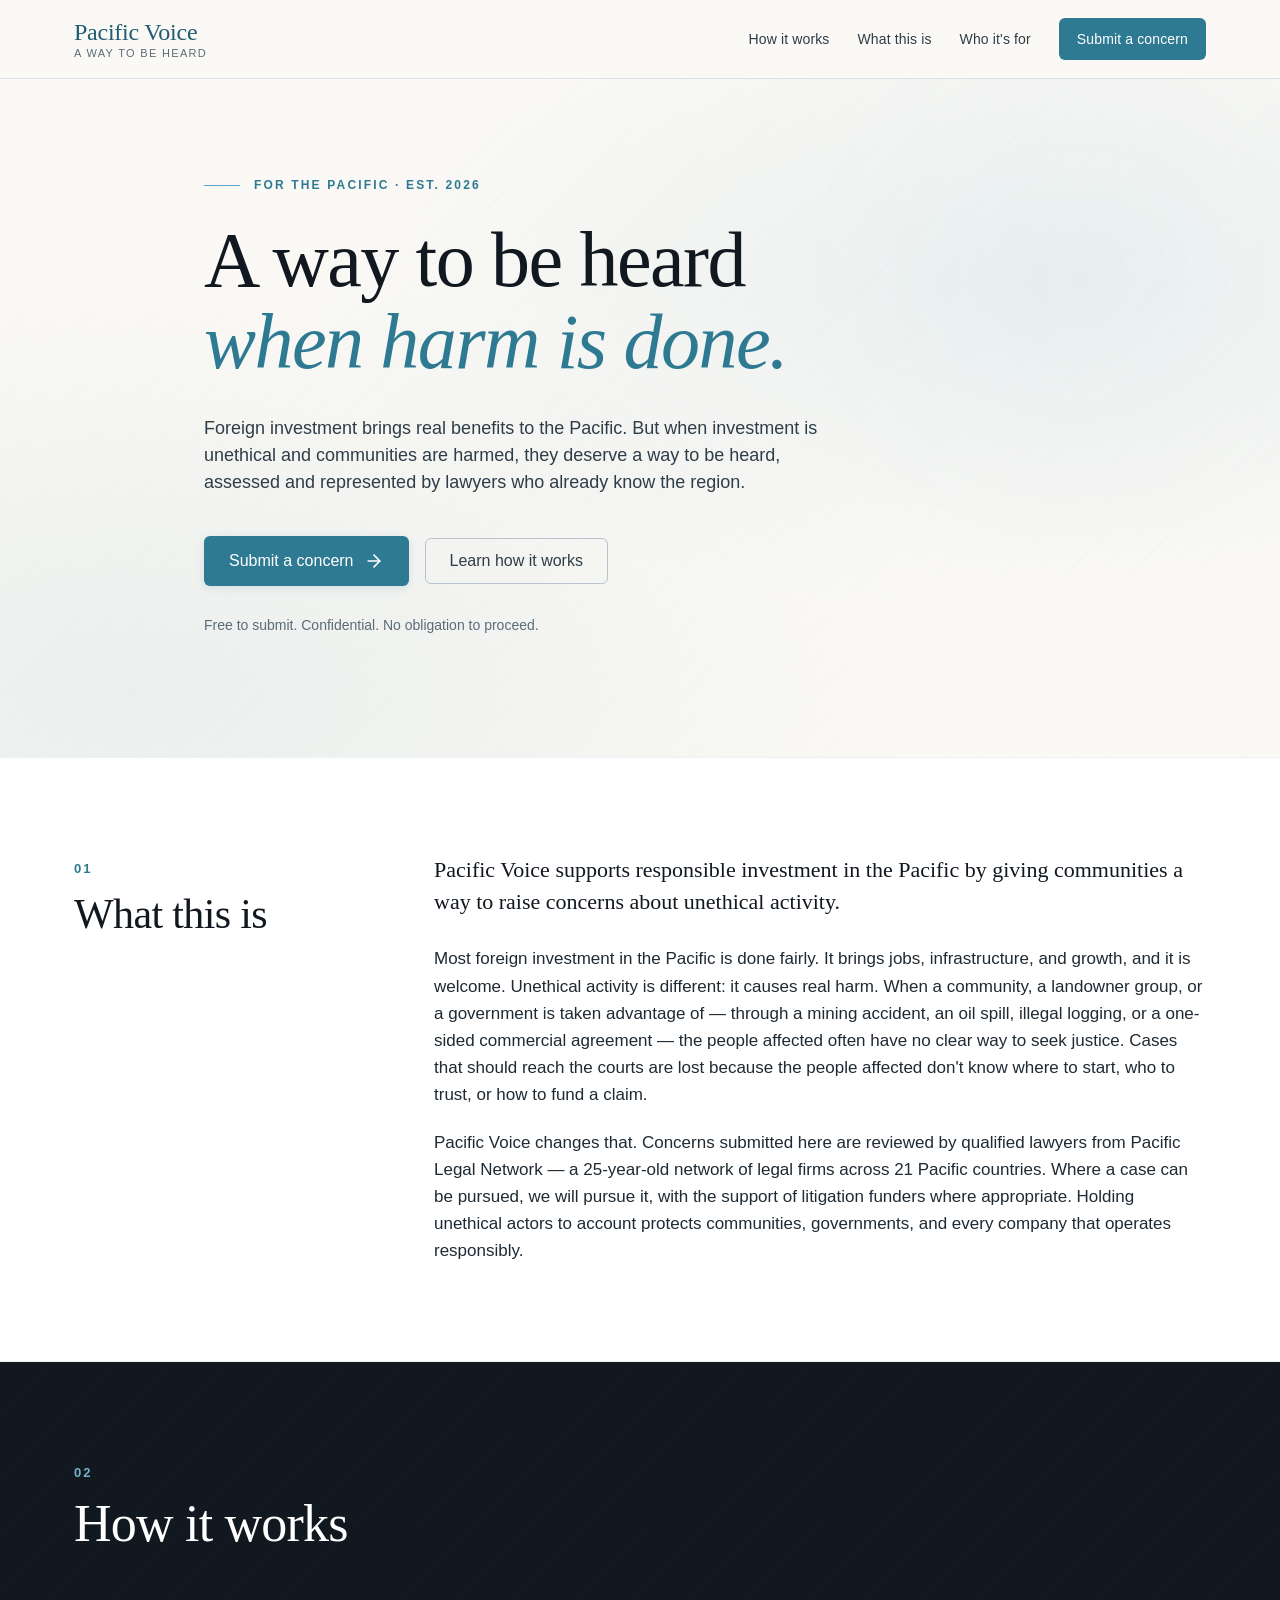
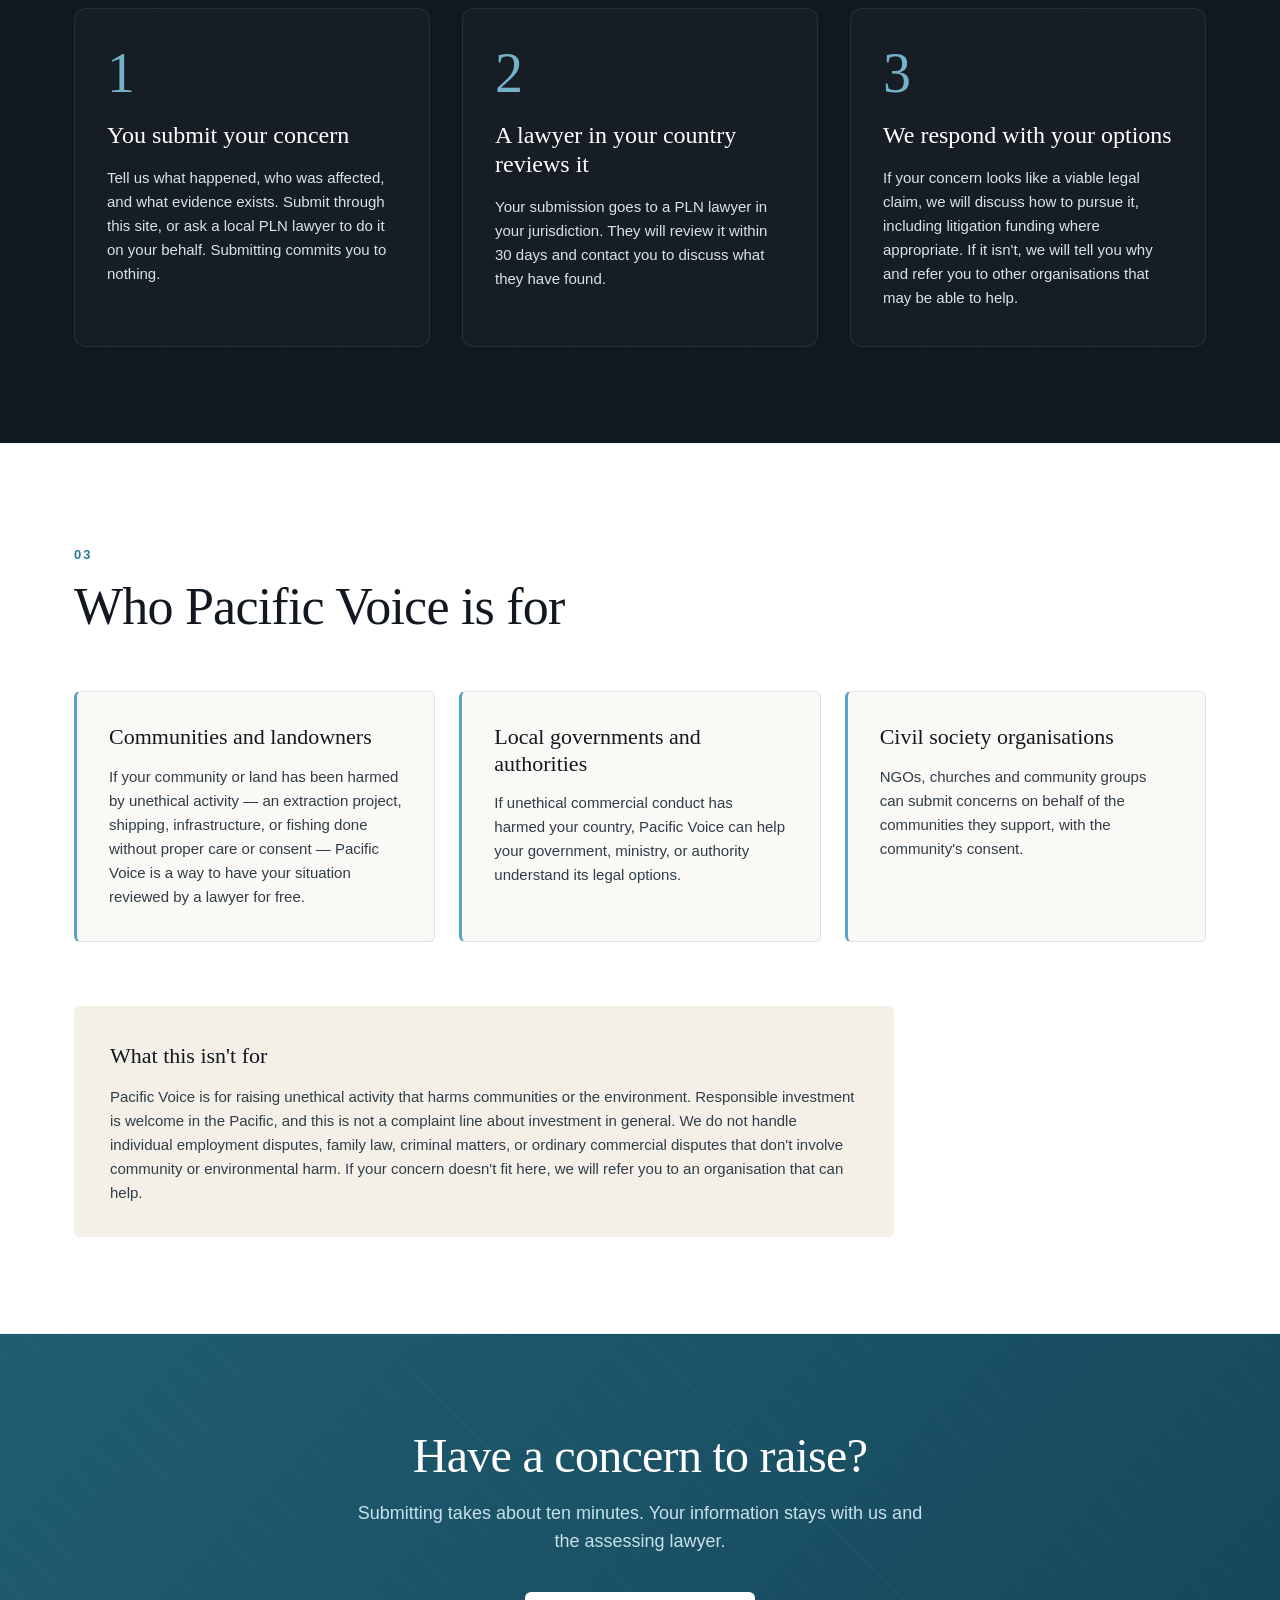
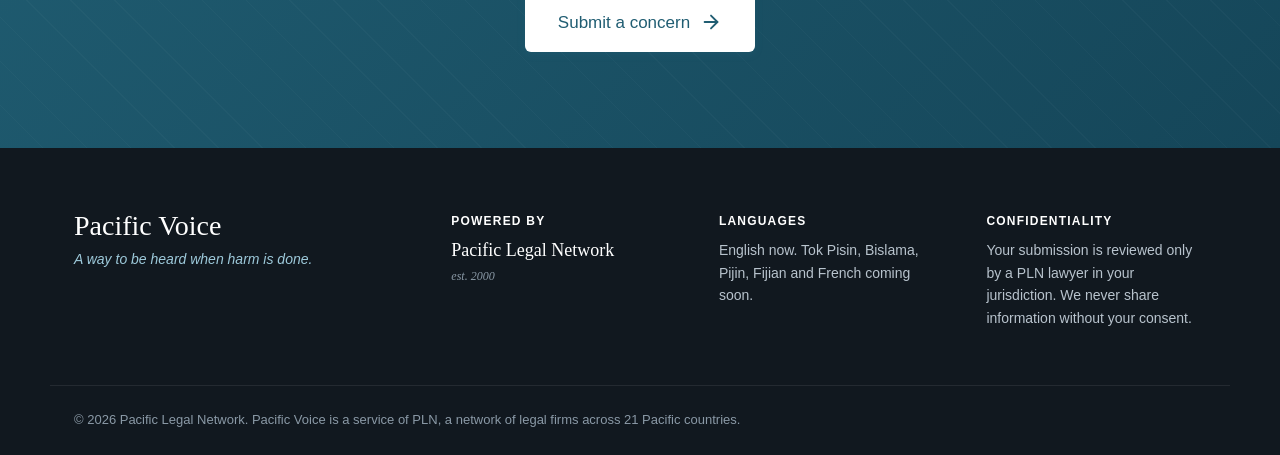
<file: index.html>
<!DOCTYPE html>
<html lang="en">
<head>
<meta charset="UTF-8">
<meta name="viewport" content="width=device-width, initial-scale=1.0">
<title>Pacific Voice — A way to be heard when harm is done</title>
<meta name="description" content="Pacific Voice helps Pacific communities, landowners and governments raise unethical activity that harms them. Powered by Pacific Legal Network.">
<link rel="stylesheet" href="styles.css">
</head>
<body>

<!-- Header -->
<header class="site-header">
  <div class="container header-inner">
    <a href="index.html" class="brand">
      <span class="brand-mark">Pacific Voice</span>
      <span class="brand-tagline">A way to be heard</span>
    </a>
    <nav class="nav">
      <a href="#how">How it works</a>
      <a href="#what">What this is</a>
      <a href="#who">Who it's for</a>
      <a href="submit.html" class="nav-cta">Submit a concern</a>
    </nav>
  </div>
</header>

<!-- Hero -->
<section class="hero">
  <div class="hero-wave" aria-hidden="true"></div>
  <div class="container hero-inner">
    <div class="hero-kicker">FOR THE PACIFIC  ·  EST. 2026</div>
    <h1 class="hero-title">
      A way to be heard<br>
      <em>when harm is done.</em>
    </h1>
    <p class="hero-lede">
      Foreign investment brings real benefits to the Pacific. But when investment is unethical and communities are harmed, they deserve a way to be heard, assessed and represented by lawyers who already know the region.
    </p>
    <div class="hero-actions">
      <a href="submit.html" class="btn btn-primary">
        <span>Submit a concern</span>
        <svg width="20" height="20" viewBox="0 0 24 24" fill="none" stroke="currentColor" stroke-width="2" stroke-linecap="round" stroke-linejoin="round" aria-hidden="true"><line x1="5" y1="12" x2="19" y2="12"/><polyline points="12 5 19 12 12 19"/></svg>
      </a>
      <a href="#what" class="btn btn-ghost">Learn how it works</a>
    </div>
    <p class="hero-foot">
      Free to submit. Confidential. No obligation to proceed.
    </p>
  </div>
</section>

<!-- What this is -->
<section id="what" class="section section-light">
  <div class="container two-col">
    <div class="col-label">
      <span class="label-kicker">01</span>
      <h2 class="section-title">What this is</h2>
    </div>
    <div class="col-body">
      <p class="lead">
        Pacific Voice supports responsible investment in the Pacific by giving communities a way to raise concerns about unethical activity.
      </p>
      <p>
        Most foreign investment in the Pacific is done fairly. It brings jobs, infrastructure, and growth, and it is welcome. Unethical activity is different: it causes real harm. When a community, a landowner group, or a government is taken advantage of — through a mining accident, an oil spill, illegal logging, or a one-sided commercial agreement — the people affected often have no clear way to seek justice. Cases that should reach the courts are lost because the people affected don't know where to start, who to trust, or how to fund a claim.
      </p>
      <p>
        Pacific Voice changes that. Concerns submitted here are reviewed by qualified lawyers from Pacific Legal Network — a 25-year-old network of legal firms across 21 Pacific countries. Where a case can be pursued, we will pursue it, with the support of litigation funders where appropriate. Holding unethical actors to account protects communities, governments, and every company that operates responsibly.
      </p>
    </div>
  </div>
</section>

<!-- How it works -->
<section id="how" class="section section-dark">
  <div class="container">
    <div class="section-header">
      <span class="label-kicker">02</span>
      <h2 class="section-title">How it works</h2>
    </div>
    <ol class="steps">
      <li class="step">
        <div class="step-number">1</div>
        <h3 class="step-title">You submit your concern</h3>
        <p class="step-body">Tell us what happened, who was affected, and what evidence exists. Submit through this site, or ask a local PLN lawyer to do it on your behalf. Submitting commits you to nothing.</p>
      </li>
      <li class="step">
        <div class="step-number">2</div>
        <h3 class="step-title">A lawyer in your country reviews it</h3>
        <p class="step-body">Your submission goes to a PLN lawyer in your jurisdiction. They will review it within 30 days and contact you to discuss what they have found.</p>
      </li>
      <li class="step">
        <div class="step-number">3</div>
        <h3 class="step-title">We respond with your options</h3>
        <p class="step-body">If your concern looks like a viable legal claim, we will discuss how to pursue it, including litigation funding where appropriate. If it isn't, we will tell you why and refer you to other organisations that may be able to help.</p>
      </li>
    </ol>
  </div>
</section>

<!-- Who it's for -->
<section id="who" class="section section-light">
  <div class="container">
    <div class="section-header">
      <span class="label-kicker">03</span>
      <h2 class="section-title">Who Pacific Voice is for</h2>
    </div>
    <div class="cards">
      <div class="card">
        <h3 class="card-title">Communities and landowners</h3>
        <p>If your community or land has been harmed by unethical activity — an extraction project, shipping, infrastructure, or fishing done without proper care or consent — Pacific Voice is a way to have your situation reviewed by a lawyer for free.</p>
      </div>
      <div class="card">
        <h3 class="card-title">Local governments and authorities</h3>
        <p>If unethical commercial conduct has harmed your country, Pacific Voice can help your government, ministry, or authority understand its legal options.</p>
      </div>
      <div class="card">
        <h3 class="card-title">Civil society organisations</h3>
        <p>NGOs, churches and community groups can submit concerns on behalf of the communities they support, with the community's consent.</p>
      </div>
    </div>

    <div class="not-for">
      <h3 class="not-for-title">What this isn't for</h3>
      <p>Pacific Voice is for raising unethical activity that harms communities or the environment. Responsible investment is welcome in the Pacific, and this is not a complaint line about investment in general. We do not handle individual employment disputes, family law, criminal matters, or ordinary commercial disputes that don't involve community or environmental harm. If your concern doesn't fit here, we will refer you to an organisation that can help.</p>
    </div>
  </div>
</section>

<!-- CTA -->
<section class="cta">
  <div class="container">
    <h2 class="cta-title">Have a concern to raise?</h2>
    <p class="cta-body">Submitting takes about ten minutes. Your information stays with us and the assessing lawyer.</p>
    <a href="submit.html" class="btn btn-primary btn-lg">
      <span>Submit a concern</span>
      <svg width="22" height="22" viewBox="0 0 24 24" fill="none" stroke="currentColor" stroke-width="2" stroke-linecap="round" stroke-linejoin="round" aria-hidden="true"><line x1="5" y1="12" x2="19" y2="12"/><polyline points="12 5 19 12 12 19"/></svg>
    </a>
  </div>
</section>

<!-- Footer -->
<footer class="site-footer">
  <div class="container footer-inner">
    <div class="footer-brand">
      <div class="footer-mark">Pacific Voice</div>
      <p class="footer-tag">A way to be heard when harm is done.</p>
    </div>
    <div class="footer-meta">
      <p><strong>Powered by</strong></p>
      <p class="powered-by">Pacific Legal Network<br><span class="est">est. 2000</span></p>
    </div>
    <div class="footer-meta">
      <p><strong>Languages</strong></p>
      <p>English now. Tok Pisin, Bislama, Pijin, Fijian and French coming soon.</p>
    </div>
    <div class="footer-meta">
      <p><strong>Confidentiality</strong></p>
      <p>Your submission is reviewed only by a PLN lawyer in your jurisdiction. We never share information without your consent.</p>
    </div>
  </div>
  <div class="container footer-bottom">
    <p>&copy; 2026 Pacific Legal Network. Pacific Voice is a service of PLN, a network of legal firms across 21 Pacific countries.</p>
  </div>
</footer>

</body>
</html>
</file>
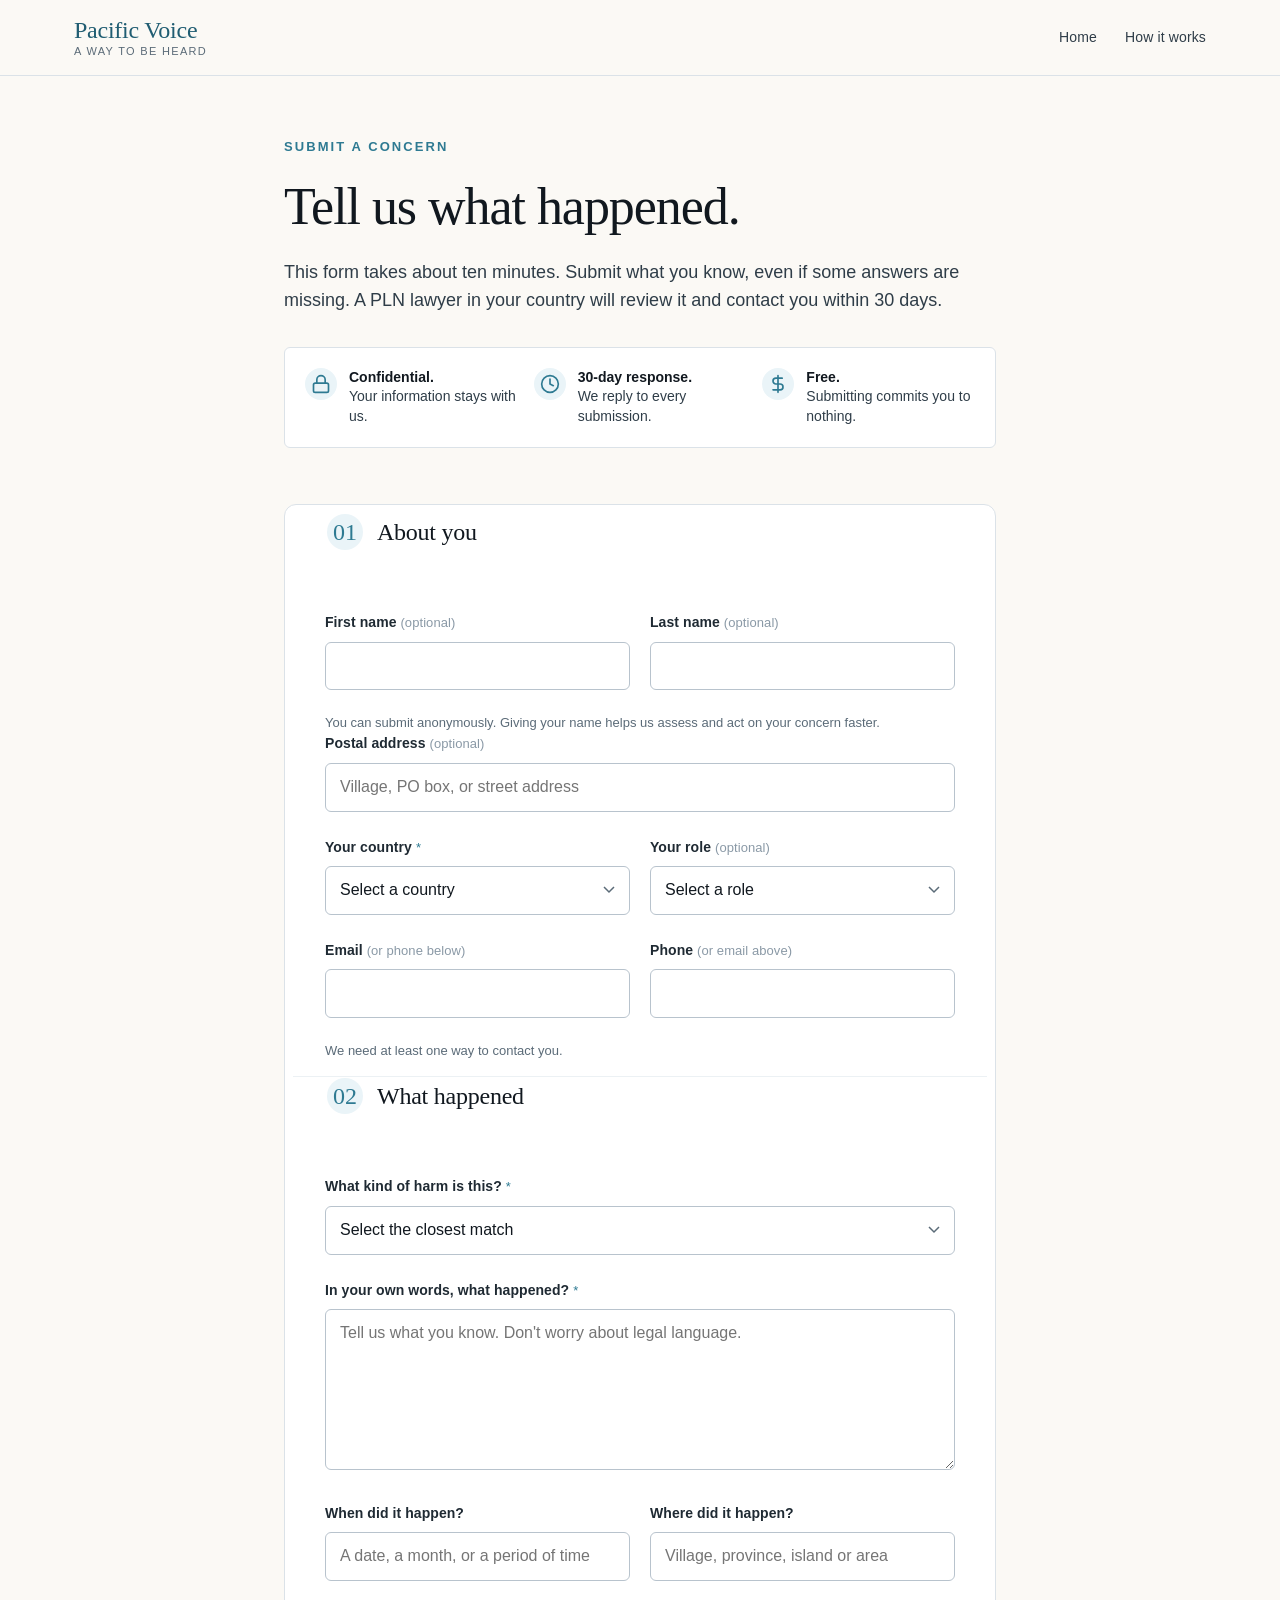
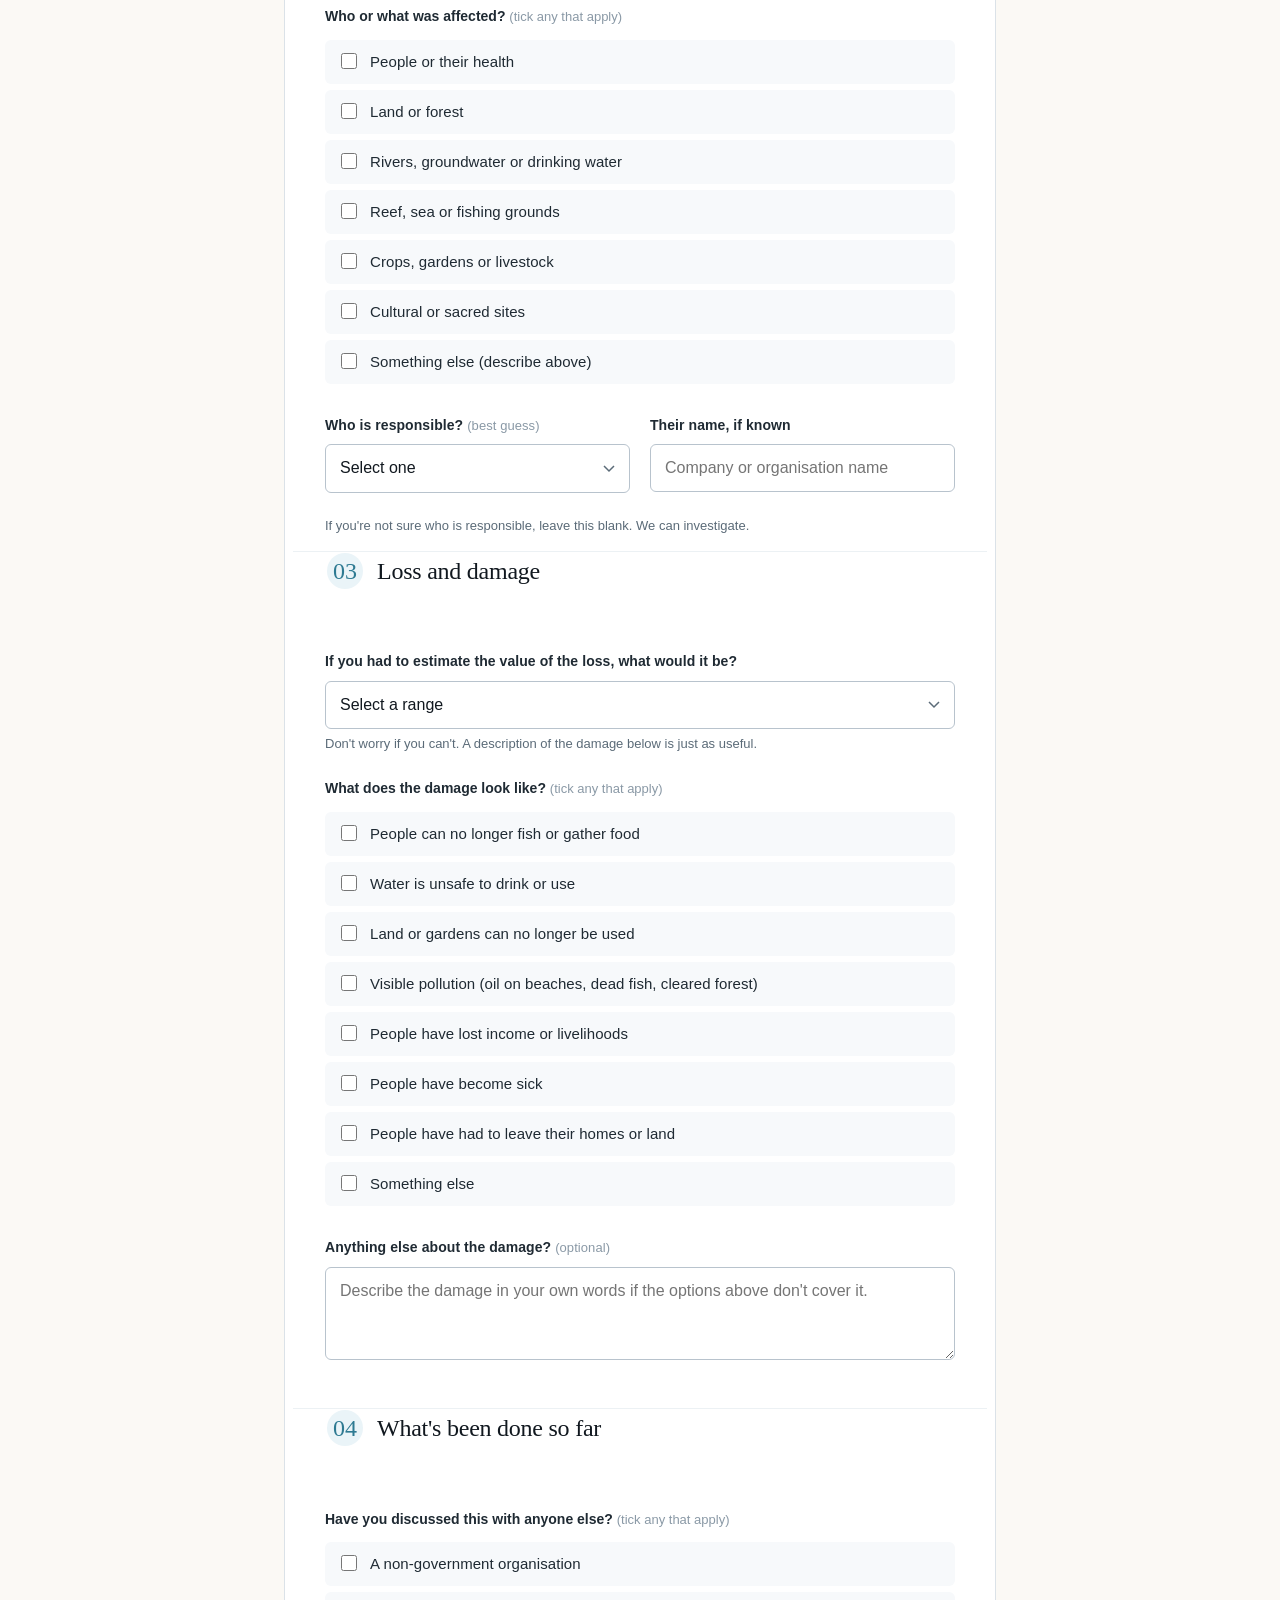
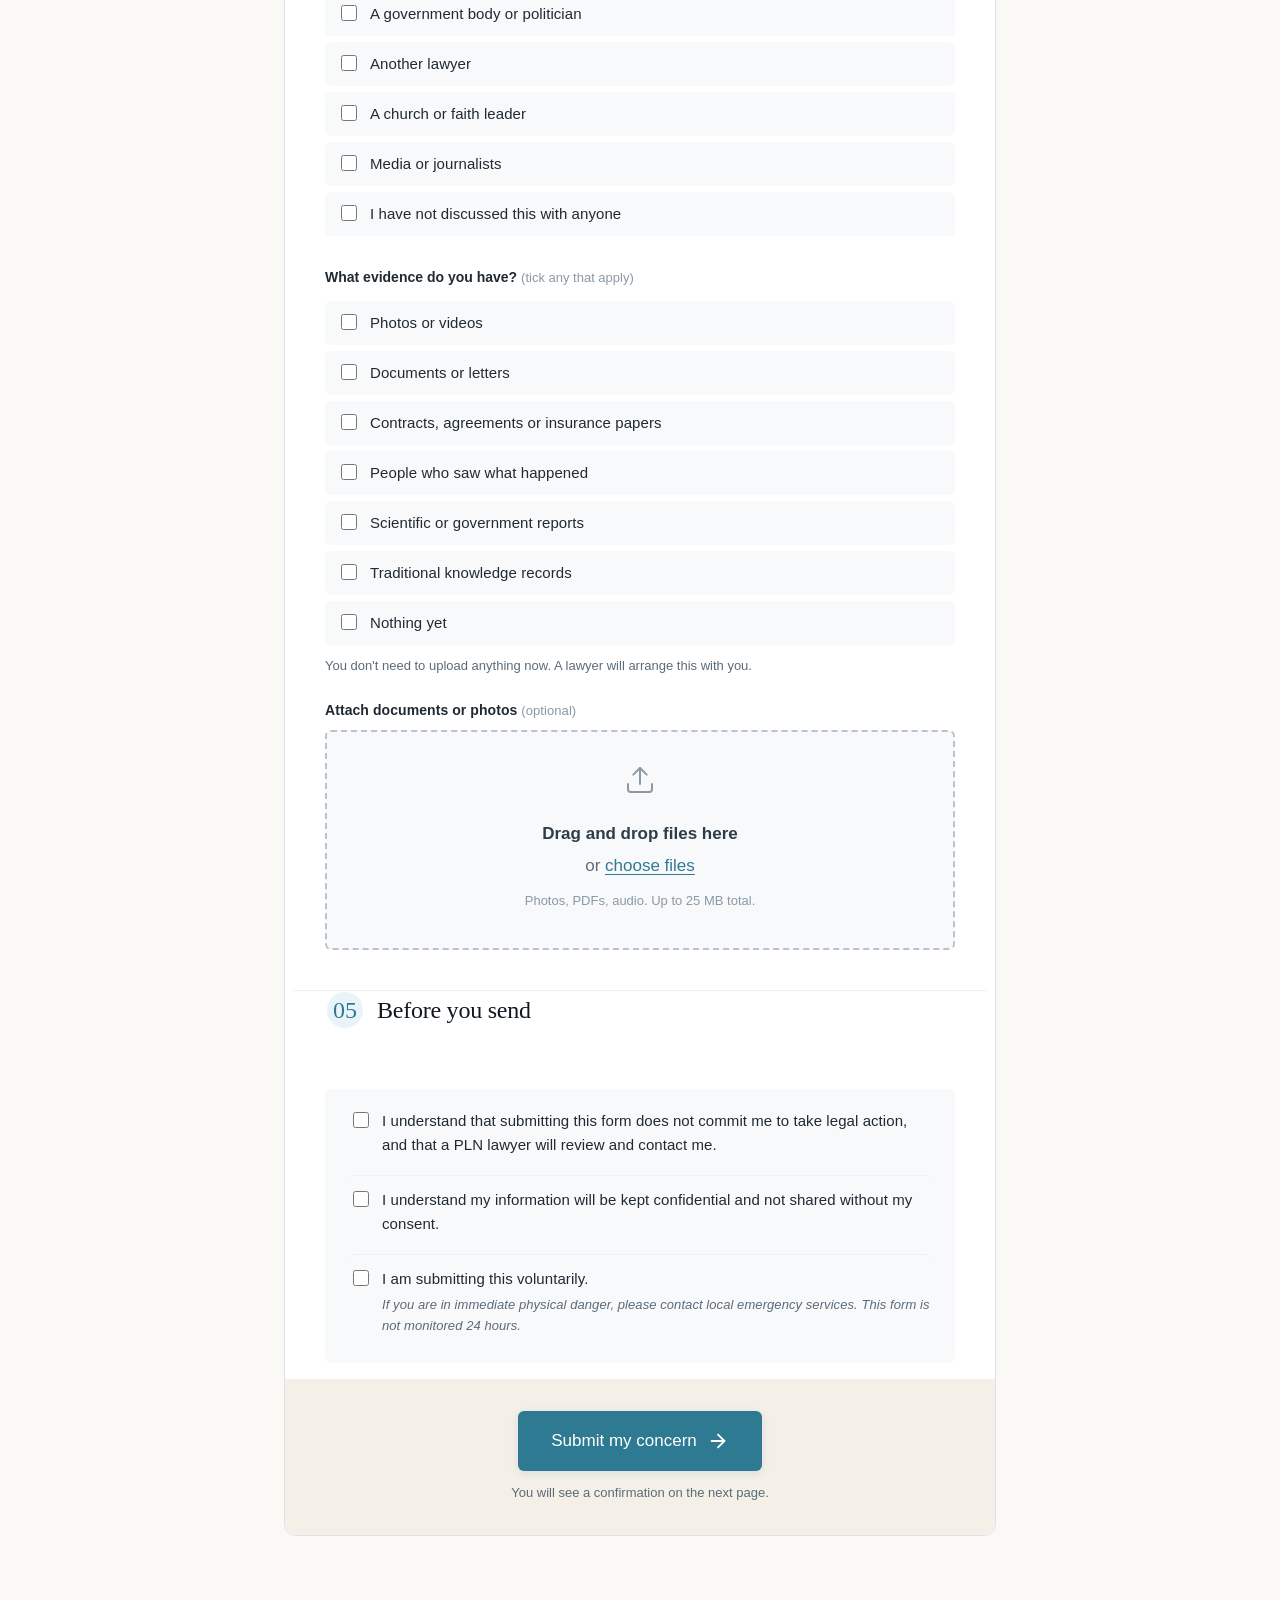
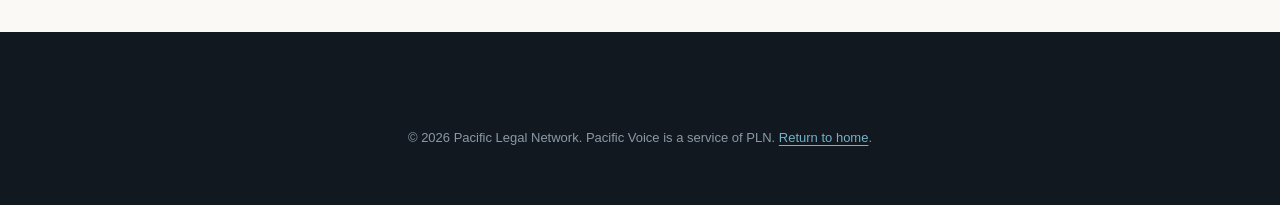
<file: submit.html>
<!DOCTYPE html>
<html lang="en">
<head>
<meta charset="UTF-8">
<meta name="viewport" content="width=device-width, initial-scale=1.0">
<title>Submit a concern — Pacific Voice</title>
<meta name="description" content="Raise a concern about unethical activity that has harmed your community in the Pacific. Reviewed by a lawyer in your country. Free and confidential.">
<link rel="stylesheet" href="styles.css">
</head>
<body class="page-submit">

<!-- Header -->
<header class="site-header">
  <div class="container header-inner">
    <a href="index.html" class="brand">
      <span class="brand-mark">Pacific Voice</span>
      <span class="brand-tagline">A way to be heard</span>
    </a>
    <nav class="nav">
      <a href="index.html">Home</a>
      <a href="index.html#how">How it works</a>
    </nav>
  </div>
</header>

<!-- Form -->
<main class="form-page">
  <div class="container form-container">

    <!-- Intro -->
    <div class="form-intro">
      <span class="label-kicker">SUBMIT A CONCERN</span>
      <h1 class="form-title">Tell us what happened.</h1>
      <p class="form-lede">
        This form takes about ten minutes. Submit what you know, even if some answers are missing. A PLN lawyer in your country will review it and contact you within 30 days.
      </p>
      <div class="form-promises">
        <div class="promise">
          <div class="promise-icon" aria-hidden="true">
            <svg width="20" height="20" viewBox="0 0 24 24" fill="none" stroke="currentColor" stroke-width="2" stroke-linecap="round" stroke-linejoin="round"><rect x="3" y="11" width="18" height="11" rx="2" ry="2"/><path d="M7 11V7a5 5 0 0 1 10 0v4"/></svg>
          </div>
          <span><strong>Confidential.</strong> Your information stays with us.</span>
        </div>
        <div class="promise">
          <div class="promise-icon" aria-hidden="true">
            <svg width="20" height="20" viewBox="0 0 24 24" fill="none" stroke="currentColor" stroke-width="2" stroke-linecap="round" stroke-linejoin="round"><circle cx="12" cy="12" r="10"/><polyline points="12 6 12 12 16 14"/></svg>
          </div>
          <span><strong>30-day response.</strong> We reply to every submission.</span>
        </div>
        <div class="promise">
          <div class="promise-icon" aria-hidden="true">
            <svg width="20" height="20" viewBox="0 0 24 24" fill="none" stroke="currentColor" stroke-width="2" stroke-linecap="round" stroke-linejoin="round"><line x1="12" y1="2" x2="12" y2="22"/><path d="M17 5H9.5a3.5 3.5 0 0 0 0 7h5a3.5 3.5 0 0 1 0 7H6"/></svg>
          </div>
          <span><strong>Free.</strong> Submitting commits you to nothing.</span>
        </div>
      </div>
    </div>

    <!-- The form itself -->
    <form id="concern-form" class="concern-form" novalidate>

      <fieldset class="form-section">
        <legend class="form-legend">
          <span class="legend-number">01</span>
          <span class="legend-text">About you</span>
        </legend>

        <div class="field-row">
          <div class="field">
            <label for="first-name">First name <span class="optional">(optional)</span></label>
            <input type="text" id="first-name" name="first_name" autocomplete="given-name">
          </div>
          <div class="field">
            <label for="last-name">Last name <span class="optional">(optional)</span></label>
            <input type="text" id="last-name" name="last_name" autocomplete="family-name">
          </div>
        </div>
        <p class="hint">You can submit anonymously. Giving your name helps us assess and act on your concern faster.</p>

        <div class="field">
          <label for="postal">Postal address <span class="optional">(optional)</span></label>
          <input type="text" id="postal" name="postal" autocomplete="street-address" placeholder="Village, PO box, or street address">
        </div>

        <div class="field-row">
          <div class="field">
            <label for="country">Your country <span class="required">*</span></label>
            <select id="country" name="country" required>
              <option value="">Select a country</option>
              <option>Australia</option>
              <option>Cook Islands</option>
              <option>Federated States of Micronesia</option>
              <option>Fiji</option>
              <option>French Polynesia</option>
              <option>Guam</option>
              <option>Hawaii</option>
              <option>Indonesia</option>
              <option>Kiribati</option>
              <option>Marshall Islands</option>
              <option>New Caledonia</option>
              <option>New Zealand</option>
              <option>Northern Mariana Islands</option>
              <option>Palau</option>
              <option>Papua New Guinea</option>
              <option>Samoa</option>
              <option>Singapore</option>
              <option>Solomon Islands</option>
              <option>Timor Leste</option>
              <option>Tonga</option>
              <option>Vanuatu</option>
              <option>Other</option>
            </select>
          </div>

          <div class="field">
            <label for="role">Your role <span class="optional">(optional)</span></label>
            <select id="role" name="role">
              <option value="">Select a role</option>
              <option>Community member</option>
              <option>Traditional leader or chief</option>
              <option>Landowner</option>
              <option>Government official</option>
              <option>NGO or community organisation</option>
              <option>Lawyer or legal representative</option>
              <option>Journalist or researcher</option>
              <option>Other</option>
            </select>
          </div>
        </div>

        <div class="field-row">
          <div class="field">
            <label for="email">Email <span class="optional">(or phone below)</span></label>
            <input type="email" id="email" name="email" autocomplete="email">
          </div>
          <div class="field">
            <label for="phone">Phone <span class="optional">(or email above)</span></label>
            <input type="tel" id="phone" name="phone" autocomplete="tel">
          </div>
        </div>
        <p class="hint">We need at least one way to contact you.</p>
      </fieldset>

      <fieldset class="form-section">
        <legend class="form-legend">
          <span class="legend-number">02</span>
          <span class="legend-text">What happened</span>
        </legend>

        <div class="field">
          <label for="claim-type">What kind of harm is this? <span class="required">*</span></label>
          <select id="claim-type" name="claim_type" required>
            <option value="">Select the closest match</option>
            <option>Oil or chemical spill</option>
            <option>Mining damage</option>
            <option>Logging damage</option>
            <option>Fishing or marine damage</option>
            <option>Land clearing or trespass on customary land</option>
            <option>Water or soil contamination</option>
            <option>A broken or unfair commercial agreement</option>
            <option>Other</option>
          </select>
        </div>

        <div class="field">
          <label for="description">In your own words, what happened? <span class="required">*</span></label>
          <textarea id="description" name="description" rows="6" required placeholder="Tell us what you know. Don't worry about legal language."></textarea>
        </div>

        <div class="field-row">
          <div class="field">
            <label for="when">When did it happen?</label>
            <input type="text" id="when" name="when" placeholder="A date, a month, or a period of time">
          </div>
          <div class="field">
            <label for="where">Where did it happen?</label>
            <input type="text" id="where" name="where" placeholder="Village, province, island or area">
          </div>
        </div>

        <div class="field">
          <fieldset class="checkbox-group">
            <legend>Who or what was affected? <span class="optional">(tick any that apply)</span></legend>
            <label class="checkbox-label">
              <input type="checkbox" name="affected" value="people">
              <span>People or their health</span>
            </label>
            <label class="checkbox-label">
              <input type="checkbox" name="affected" value="land">
              <span>Land or forest</span>
            </label>
            <label class="checkbox-label">
              <input type="checkbox" name="affected" value="water">
              <span>Rivers, groundwater or drinking water</span>
            </label>
            <label class="checkbox-label">
              <input type="checkbox" name="affected" value="reef">
              <span>Reef, sea or fishing grounds</span>
            </label>
            <label class="checkbox-label">
              <input type="checkbox" name="affected" value="crops">
              <span>Crops, gardens or livestock</span>
            </label>
            <label class="checkbox-label">
              <input type="checkbox" name="affected" value="cultural">
              <span>Cultural or sacred sites</span>
            </label>
            <label class="checkbox-label">
              <input type="checkbox" name="affected" value="other">
              <span>Something else (describe above)</span>
            </label>
          </fieldset>
        </div>

        <div class="field-row">
          <div class="field">
            <label for="responsible-type">Who is responsible? <span class="optional">(best guess)</span></label>
            <select id="responsible-type" name="responsible_type">
              <option value="">Select one</option>
              <option>A foreign company</option>
              <option>A local company</option>
              <option>A government body</option>
              <option>An individual</option>
              <option>More than one of these</option>
              <option>I don't know</option>
            </select>
          </div>
          <div class="field">
            <label for="responsible">Their name, if known</label>
            <input type="text" id="responsible" name="responsible" placeholder="Company or organisation name">
          </div>
        </div>
        <p class="hint">If you're not sure who is responsible, leave this blank. We can investigate.</p>
      </fieldset>

      <fieldset class="form-section">
        <legend class="form-legend">
          <span class="legend-number">03</span>
          <span class="legend-text">Loss and damage</span>
        </legend>

        <div class="field">
          <label for="quantum">If you had to estimate the value of the loss, what would it be?</label>
          <select id="quantum" name="quantum">
            <option value="">Select a range</option>
            <option>Under USD 100,000</option>
            <option>USD 100,000 – 1 million</option>
            <option>USD 1 – 10 million</option>
            <option>Over USD 10 million</option>
            <option>I can't estimate it</option>
          </select>
          <p class="hint">Don't worry if you can't. A description of the damage below is just as useful.</p>
        </div>

        <div class="field">
          <fieldset class="checkbox-group">
            <legend>What does the damage look like? <span class="optional">(tick any that apply)</span></legend>
            <label class="checkbox-label">
              <input type="checkbox" name="damage_scope" value="cannot_fish">
              <span>People can no longer fish or gather food</span>
            </label>
            <label class="checkbox-label">
              <input type="checkbox" name="damage_scope" value="water_unusable">
              <span>Water is unsafe to drink or use</span>
            </label>
            <label class="checkbox-label">
              <input type="checkbox" name="damage_scope" value="land_unusable">
              <span>Land or gardens can no longer be used</span>
            </label>
            <label class="checkbox-label">
              <input type="checkbox" name="damage_scope" value="pollution_visible">
              <span>Visible pollution (oil on beaches, dead fish, cleared forest)</span>
            </label>
            <label class="checkbox-label">
              <input type="checkbox" name="damage_scope" value="income_lost">
              <span>People have lost income or livelihoods</span>
            </label>
            <label class="checkbox-label">
              <input type="checkbox" name="damage_scope" value="health">
              <span>People have become sick</span>
            </label>
            <label class="checkbox-label">
              <input type="checkbox" name="damage_scope" value="displacement">
              <span>People have had to leave their homes or land</span>
            </label>
            <label class="checkbox-label">
              <input type="checkbox" name="damage_scope" value="other">
              <span>Something else</span>
            </label>
          </fieldset>
        </div>

        <div class="field">
          <label for="damage-other">Anything else about the damage? <span class="optional">(optional)</span></label>
          <textarea id="damage-other" name="damage_other" rows="3" placeholder="Describe the damage in your own words if the options above don't cover it."></textarea>
        </div>
      </fieldset>

      <fieldset class="form-section">
        <legend class="form-legend">
          <span class="legend-number">04</span>
          <span class="legend-text">What's been done so far</span>
        </legend>

        <div class="field">
          <fieldset class="checkbox-group">
            <legend>Have you discussed this with anyone else? <span class="optional">(tick any that apply)</span></legend>
            <label class="checkbox-label">
              <input type="checkbox" name="discussed_with" value="ngo">
              <span>A non-government organisation</span>
            </label>
            <label class="checkbox-label">
              <input type="checkbox" name="discussed_with" value="government">
              <span>A government body or politician</span>
            </label>
            <label class="checkbox-label">
              <input type="checkbox" name="discussed_with" value="lawyer">
              <span>Another lawyer</span>
            </label>
            <label class="checkbox-label">
              <input type="checkbox" name="discussed_with" value="church">
              <span>A church or faith leader</span>
            </label>
            <label class="checkbox-label">
              <input type="checkbox" name="discussed_with" value="media">
              <span>Media or journalists</span>
            </label>
            <label class="checkbox-label">
              <input type="checkbox" name="discussed_with" value="none">
              <span>I have not discussed this with anyone</span>
            </label>
          </fieldset>
        </div>

        <div class="field">
          <fieldset class="checkbox-group">
            <legend>What evidence do you have? <span class="optional">(tick any that apply)</span></legend>
            <label class="checkbox-label">
              <input type="checkbox" name="evidence" value="photos">
              <span>Photos or videos</span>
            </label>
            <label class="checkbox-label">
              <input type="checkbox" name="evidence" value="documents">
              <span>Documents or letters</span>
            </label>
            <label class="checkbox-label">
              <input type="checkbox" name="evidence" value="contracts">
              <span>Contracts, agreements or insurance papers</span>
            </label>
            <label class="checkbox-label">
              <input type="checkbox" name="evidence" value="witnesses">
              <span>People who saw what happened</span>
            </label>
            <label class="checkbox-label">
              <input type="checkbox" name="evidence" value="reports">
              <span>Scientific or government reports</span>
            </label>
            <label class="checkbox-label">
              <input type="checkbox" name="evidence" value="traditional">
              <span>Traditional knowledge records</span>
            </label>
            <label class="checkbox-label">
              <input type="checkbox" name="evidence" value="none">
              <span>Nothing yet</span>
            </label>
          </fieldset>
          <p class="hint">You don't need to upload anything now. A lawyer will arrange this with you.</p>
        </div>

        <div class="field upload-field">
          <label>Attach documents or photos <span class="optional">(optional)</span></label>
          <div class="upload-box">
            <svg width="32" height="32" viewBox="0 0 24 24" fill="none" stroke="currentColor" stroke-width="1.5" stroke-linecap="round" stroke-linejoin="round" aria-hidden="true"><path d="M21 15v4a2 2 0 0 1-2 2H5a2 2 0 0 1-2-2v-4"/><polyline points="17 8 12 3 7 8"/><line x1="12" y1="3" x2="12" y2="15"/></svg>
            <p><strong>Drag and drop files here</strong></p>
            <p class="upload-hint">or <a href="#" onclick="event.preventDefault()">choose files</a></p>
            <p class="upload-note">Photos, PDFs, audio. Up to 25 MB total.</p>
          </div>
        </div>
      </fieldset>

      <fieldset class="form-section">
        <legend class="form-legend">
          <span class="legend-number">05</span>
          <span class="legend-text">Before you send</span>
        </legend>

        <div class="consent-block">
          <label class="checkbox-label consent">
            <input type="checkbox" name="consent_review" required>
            <span>I understand that submitting this form does not commit me to take legal action, and that a PLN lawyer will review and contact me.</span>
          </label>
          <label class="checkbox-label consent">
            <input type="checkbox" name="consent_confidential" required>
            <span>I understand my information will be kept confidential and not shared without my consent.</span>
          </label>
          <label class="checkbox-label consent">
            <input type="checkbox" name="consent_safety">
            <span>I am submitting this voluntarily. <em>If you are in immediate physical danger, please contact local emergency services. This form is not monitored 24 hours.</em></span>
          </label>
        </div>
      </fieldset>

      <div class="form-actions">
        <button type="submit" class="btn btn-primary btn-lg">
          <span>Submit my concern</span>
          <svg width="22" height="22" viewBox="0 0 24 24" fill="none" stroke="currentColor" stroke-width="2" stroke-linecap="round" stroke-linejoin="round" aria-hidden="true"><line x1="5" y1="12" x2="19" y2="12"/><polyline points="12 5 19 12 12 19"/></svg>
        </button>
        <p class="submit-note">You will see a confirmation on the next page.</p>
      </div>

    </form>

    <!-- Success state (hidden by default) -->
    <div id="success" class="success-state" hidden>
      <div class="success-icon">
        <svg width="64" height="64" viewBox="0 0 24 24" fill="none" stroke="currentColor" stroke-width="1.5" stroke-linecap="round" stroke-linejoin="round" aria-hidden="true"><path d="M22 11.08V12a10 10 0 1 1-5.93-9.14"/><polyline points="22 4 12 14.01 9 11.01"/></svg>
      </div>
      <h2 class="success-title">Thank you. Your concern has been received.</h2>
      <p class="success-body">
        A PLN lawyer in your country will review your submission and contact you within 30 days. We will use the contact details you provided. If we have any questions before then, we will contact you sooner.
      </p>
      <p class="success-body">
        Your submission reference is <strong id="reference-number">PV-2026-•••••</strong>. Keep this for your records.
      </p>
      <div class="success-actions">
        <a href="index.html" class="btn btn-ghost">Return to home</a>
      </div>
    </div>

  </div>
</main>

<!-- Footer -->
<footer class="site-footer">
  <div class="container footer-bottom-only">
    <p>&copy; 2026 Pacific Legal Network. Pacific Voice is a service of PLN. <a href="index.html">Return to home</a>.</p>
  </div>
</footer>

<script src="form.js"></script>
</body>
</html>
</file>
<file: styles.css>
/* =========================================================
   PACIFIC VOICE — STYLES
   Powered by Pacific Legal Network
   ========================================================= */

:root {
  /* PLN palette (matched from PLN materials) */
  --teal-50:  #EAF4F8;
  --teal-100: #C8E1EB;
  --teal-200: #9DC9DA;
  --teal-300: #74B2C9;
  --teal-400: #5BA3C7;   /* PLN main teal */
  --teal-500: #4490B5;
  --teal-600: #2E7A92;   /* PLN dark teal */
  --teal-700: #205D72;
  --teal-800: #154659;

  --ink-900:  #11181F;
  --ink-800:  #1F2A33;
  --ink-700:  #2F3D48;
  --ink-500:  #5B6B78;
  --ink-400:  #8A99A6;
  --ink-300:  #B8C3CD;
  --ink-200:  #DBE2E8;
  --ink-100:  #ECF1F4;
  --ink-50:   #F7F9FB;

  --warm-bg:  #FBF9F5;   /* warm off-white, evokes PLN's editorial feel */
  --cream:    #F4F0E8;

  --serif: 'Iowan Old Style', 'Apple Garamond', Baskerville, 'Times New Roman', 'Droid Serif', Times, 'Source Serif Pro', serif;
  --sans:  -apple-system, BlinkMacSystemFont, 'Segoe UI', Roboto, Oxygen, Ubuntu, 'Helvetica Neue', sans-serif;

  --container: 1180px;
  --container-narrow: 760px;
  --radius: 6px;
  --radius-lg: 12px;
}

* { box-sizing: border-box; }

html, body { padding: 0; margin: 0; }

body {
  font-family: var(--sans);
  font-size: 17px;
  line-height: 1.6;
  color: var(--ink-800);
  background: var(--warm-bg);
  -webkit-font-smoothing: antialiased;
  -moz-osx-font-smoothing: grayscale;
}

img { max-width: 100%; display: block; }

a {
  color: var(--teal-600);
  text-decoration: underline;
  text-decoration-thickness: 1px;
  text-underline-offset: 3px;
  transition: color 0.15s ease;
}
a:hover { color: var(--teal-800); }

::selection {
  background: var(--teal-200);
  color: var(--ink-900);
}

.container {
  max-width: var(--container);
  margin: 0 auto;
  padding: 0 24px;
}

/* =========================================================
   HEADER
   ========================================================= */
.site-header {
  background: var(--warm-bg);
  border-bottom: 1px solid var(--ink-200);
  position: sticky;
  top: 0;
  z-index: 50;
  backdrop-filter: blur(8px);
  background: rgba(251, 249, 245, 0.92);
}

.header-inner {
  display: flex;
  justify-content: space-between;
  align-items: center;
  padding: 18px 24px;
  gap: 24px;
}

.brand {
  text-decoration: none;
  color: var(--ink-900);
  display: flex;
  flex-direction: column;
  line-height: 1;
}
.brand-mark {
  font-family: var(--serif);
  font-size: 24px;
  font-weight: 400;
  letter-spacing: -0.01em;
  color: var(--teal-700);
}
.brand-tagline {
  font-size: 11px;
  letter-spacing: 0.12em;
  text-transform: uppercase;
  color: var(--ink-500);
  margin-top: 4px;
  font-weight: 500;
}

.nav {
  display: flex;
  align-items: center;
  gap: 28px;
}
.nav a {
  font-size: 14px;
  color: var(--ink-700);
  text-decoration: none;
  letter-spacing: 0.01em;
  transition: color 0.15s;
}
.nav a:hover { color: var(--teal-600); }

.nav-cta {
  background: var(--teal-600);
  color: white !important;
  padding: 10px 18px;
  border-radius: var(--radius);
  font-weight: 500;
  transition: background 0.2s, transform 0.2s;
}
.nav-cta:hover {
  background: var(--teal-700);
  color: white !important;
  transform: translateY(-1px);
}

/* =========================================================
   HERO
   ========================================================= */
.hero {
  position: relative;
  padding: 88px 0 120px;
  overflow: hidden;
  background:
    radial-gradient(ellipse at 80% 30%, rgba(91, 163, 199, 0.10) 0%, transparent 50%),
    radial-gradient(ellipse at 10% 90%, rgba(46, 122, 146, 0.08) 0%, transparent 50%),
    var(--warm-bg);
}

/* Pacific wave pattern — CSS-only, no images, low bandwidth friendly */
.hero-wave {
  position: absolute;
  inset: 0;
  pointer-events: none;
  opacity: 0.55;
  background-image:
    repeating-linear-gradient(
      135deg,
      transparent 0,
      transparent 22px,
      rgba(91, 163, 199, 0.04) 22px,
      rgba(91, 163, 199, 0.04) 23px
    );
}
.hero-wave::after {
  content: '';
  position: absolute;
  right: -100px;
  top: -100px;
  width: 600px;
  height: 600px;
  border-radius: 50%;
  background: radial-gradient(circle, rgba(91, 163, 199, 0.06) 0%, transparent 70%);
}

.hero-inner {
  position: relative;
  max-width: 920px;
  text-align: left;
}

.hero-kicker {
  font-size: 12px;
  letter-spacing: 0.18em;
  text-transform: uppercase;
  font-weight: 600;
  color: var(--teal-600);
  margin-bottom: 24px;
  display: inline-flex;
  align-items: center;
  gap: 14px;
}
.hero-kicker::before {
  content: '';
  width: 36px;
  height: 1px;
  background: var(--teal-400);
}

.hero-title {
  font-family: var(--serif);
  font-size: clamp(40px, 6.5vw, 78px);
  line-height: 1.05;
  font-weight: 400;
  margin: 0 0 32px;
  letter-spacing: -0.02em;
  color: var(--ink-900);
}
.hero-title em {
  font-style: italic;
  color: var(--teal-600);
}

.hero-lede {
  font-size: clamp(18px, 1.4vw, 21px);
  line-height: 1.5;
  color: var(--ink-700);
  max-width: 640px;
  margin: 0 0 40px;
}

.hero-actions {
  display: flex;
  gap: 16px;
  align-items: center;
  flex-wrap: wrap;
  margin-bottom: 28px;
}

.hero-foot {
  font-size: 14px;
  color: var(--ink-500);
  margin: 0;
}

/* =========================================================
   BUTTONS
   ========================================================= */
.btn {
  display: inline-flex;
  align-items: center;
  gap: 10px;
  padding: 14px 24px;
  border-radius: var(--radius);
  font-family: var(--sans);
  font-size: 16px;
  font-weight: 500;
  text-decoration: none;
  border: 1px solid transparent;
  cursor: pointer;
  transition: all 0.2s ease;
  line-height: 1;
}

.btn-primary {
  background: var(--teal-600);
  color: white;
  box-shadow: 0 2px 8px rgba(46, 122, 146, 0.15);
}
.btn-primary:hover {
  background: var(--teal-700);
  color: white;
  transform: translateY(-1px);
  box-shadow: 0 4px 14px rgba(46, 122, 146, 0.25);
}
.btn-primary svg { transition: transform 0.2s; }
.btn-primary:hover svg { transform: translateX(3px); }

.btn-ghost {
  background: transparent;
  color: var(--ink-700);
  border-color: var(--ink-300);
}
.btn-ghost:hover {
  border-color: var(--teal-600);
  color: var(--teal-600);
}

.btn-lg {
  padding: 18px 32px;
  font-size: 17px;
}

/* =========================================================
   SECTIONS
   ========================================================= */
.section {
  padding: 96px 0;
}
.section-light {
  background: white;
  border-top: 1px solid var(--ink-100);
  border-bottom: 1px solid var(--ink-100);
}
.section-dark {
  background: var(--ink-900);
  color: var(--ink-100);
  position: relative;
}
.section-dark::before {
  content: '';
  position: absolute;
  inset: 0;
  background-image:
    repeating-linear-gradient(
      135deg,
      transparent 0,
      transparent 40px,
      rgba(255, 255, 255, 0.012) 40px,
      rgba(255, 255, 255, 0.012) 41px
    );
  pointer-events: none;
}
.section-dark .section-title { color: white; }
.section-dark .label-kicker { color: var(--teal-300); }

.label-kicker {
  display: inline-block;
  font-size: 13px;
  letter-spacing: 0.16em;
  text-transform: uppercase;
  font-weight: 600;
  color: var(--teal-600);
  margin-bottom: 12px;
}

.section-title {
  font-family: var(--serif);
  font-size: clamp(32px, 4.2vw, 52px);
  line-height: 1.1;
  font-weight: 400;
  letter-spacing: -0.015em;
  color: var(--ink-900);
  margin: 0 0 48px;
}

.section-header {
  max-width: 760px;
  margin-bottom: 56px;
}

/* Two column layout for "what this is" */
.two-col {
  display: grid;
  grid-template-columns: 280px 1fr;
  gap: 80px;
  align-items: start;
}
.col-label .section-title { margin-bottom: 0; font-size: clamp(28px, 3.4vw, 42px); }
.col-body p { margin: 0 0 20px; }
.col-body p:last-child { margin-bottom: 0; }
.col-body .lead {
  font-size: 22px;
  line-height: 1.45;
  color: var(--ink-900);
  font-family: var(--serif);
  margin-bottom: 28px;
}

/* =========================================================
   STEPS (how it works)
   ========================================================= */
.steps {
  list-style: none;
  padding: 0;
  margin: 0;
  display: grid;
  grid-template-columns: repeat(3, 1fr);
  gap: 32px;
  counter-reset: step;
}

.step {
  padding: 36px 32px;
  background: rgba(255, 255, 255, 0.025);
  border: 1px solid rgba(255, 255, 255, 0.08);
  border-radius: var(--radius-lg);
  position: relative;
  transition: all 0.3s ease;
}
.step:hover {
  background: rgba(255, 255, 255, 0.04);
  border-color: rgba(116, 178, 201, 0.4);
  transform: translateY(-2px);
}

.step-number {
  font-family: var(--serif);
  font-size: 56px;
  line-height: 1;
  color: var(--teal-300);
  font-weight: 400;
  margin-bottom: 20px;
}

.step-title {
  font-family: var(--serif);
  font-size: 24px;
  line-height: 1.2;
  font-weight: 400;
  color: white;
  margin: 0 0 16px;
}

.step-body {
  font-size: 15px;
  line-height: 1.6;
  color: var(--ink-200);
  margin: 0;
}

/* =========================================================
   CARDS (who it's for)
   ========================================================= */
.cards {
  display: grid;
  grid-template-columns: repeat(3, 1fr);
  gap: 24px;
  margin-bottom: 64px;
}
.card {
  padding: 32px;
  background: var(--warm-bg);
  border: 1px solid var(--ink-200);
  border-left: 3px solid var(--teal-400);
  border-radius: var(--radius);
  transition: all 0.2s ease;
}
.card:hover {
  border-left-color: var(--teal-600);
  transform: translateY(-2px);
  box-shadow: 0 8px 24px rgba(46, 122, 146, 0.08);
}
.card-title {
  font-family: var(--serif);
  font-size: 22px;
  line-height: 1.2;
  font-weight: 400;
  color: var(--ink-900);
  margin: 0 0 14px;
}
.card p {
  font-size: 15px;
  line-height: 1.6;
  color: var(--ink-700);
  margin: 0;
}

.not-for {
  padding: 32px 36px;
  background: var(--cream);
  border-radius: var(--radius);
  max-width: 820px;
}
.not-for-title {
  font-family: var(--serif);
  font-size: 22px;
  font-weight: 400;
  margin: 0 0 12px;
  color: var(--ink-900);
}
.not-for p {
  font-size: 15px;
  line-height: 1.6;
  color: var(--ink-700);
  margin: 0;
}

/* =========================================================
   CTA
   ========================================================= */
.cta {
  padding: 96px 0;
  background:
    linear-gradient(135deg, var(--teal-700) 0%, var(--teal-800) 100%);
  color: white;
  text-align: center;
  position: relative;
  overflow: hidden;
}
.cta::before {
  content: '';
  position: absolute;
  inset: 0;
  background-image:
    repeating-linear-gradient(
      45deg,
      transparent 0,
      transparent 30px,
      rgba(255, 255, 255, 0.025) 30px,
      rgba(255, 255, 255, 0.025) 31px
    );
}
.cta .container { position: relative; }
.cta-title {
  font-family: var(--serif);
  font-size: clamp(32px, 4vw, 48px);
  line-height: 1.1;
  font-weight: 400;
  margin: 0 0 16px;
  letter-spacing: -0.015em;
}
.cta-body {
  font-size: 18px;
  color: var(--teal-100);
  margin: 0 0 36px;
  max-width: 580px;
  margin-left: auto;
  margin-right: auto;
}
.cta .btn-primary {
  background: white;
  color: var(--teal-700);
}
.cta .btn-primary:hover {
  background: var(--cream);
  color: var(--teal-800);
}

/* =========================================================
   FOOTER
   ========================================================= */
.site-footer {
  background: var(--ink-900);
  color: var(--ink-300);
  padding: 64px 0 24px;
}
.footer-inner {
  display: grid;
  grid-template-columns: 1.5fr repeat(3, 1fr);
  gap: 48px;
  padding-bottom: 48px;
  border-bottom: 1px solid rgba(255, 255, 255, 0.08);
}
.footer-mark {
  font-family: var(--serif);
  font-size: 28px;
  color: white;
  margin-bottom: 8px;
  line-height: 1;
}
.footer-tag {
  color: var(--teal-200);
  font-size: 14px;
  font-style: italic;
  margin: 0;
}
.footer-meta {
  font-size: 14px;
  line-height: 1.6;
}
.footer-meta p { margin: 0 0 8px; color: var(--ink-300); }
.footer-meta strong {
  color: white;
  font-weight: 600;
  font-size: 12px;
  letter-spacing: 0.1em;
  text-transform: uppercase;
  display: block;
  margin-bottom: 8px;
}
.powered-by {
  font-family: var(--serif);
  font-size: 18px !important;
  color: white !important;
  line-height: 1.3 !important;
}
.powered-by .est {
  font-size: 12px;
  color: var(--ink-400);
  font-style: italic;
}
.footer-bottom, .footer-bottom-only {
  padding-top: 24px;
}
.footer-bottom p, .footer-bottom-only p {
  font-size: 13px;
  color: var(--ink-400);
  margin: 0;
}
.footer-bottom-only {
  padding: 32px 0;
  text-align: center;
}
.footer-bottom-only a { color: var(--teal-300); }

/* =========================================================
   FORM PAGE
   ========================================================= */
.page-submit { background: var(--warm-bg); }

.form-page {
  padding: 56px 0 96px;
  min-height: 80vh;
}

.form-container {
  max-width: var(--container-narrow);
}

.form-intro {
  margin-bottom: 56px;
}
.form-title {
  font-family: var(--serif);
  font-size: clamp(32px, 4.5vw, 52px);
  line-height: 1.1;
  font-weight: 400;
  letter-spacing: -0.02em;
  margin: 8px 0 24px;
  color: var(--ink-900);
}
.form-lede {
  font-size: 18px;
  line-height: 1.55;
  color: var(--ink-700);
  margin: 0 0 32px;
}

.form-promises {
  display: grid;
  grid-template-columns: repeat(3, 1fr);
  gap: 16px;
  padding: 20px;
  background: white;
  border: 1px solid var(--ink-200);
  border-radius: var(--radius);
}
.promise {
  display: flex;
  align-items: flex-start;
  gap: 12px;
  font-size: 14px;
  line-height: 1.4;
  color: var(--ink-700);
}
.promise-icon {
  flex-shrink: 0;
  width: 32px;
  height: 32px;
  border-radius: 50%;
  background: var(--teal-50);
  color: var(--teal-600);
  display: flex;
  align-items: center;
  justify-content: center;
}
.promise strong { color: var(--ink-900); display: block; }

/* =========================================================
   FORM FIELDS
   ========================================================= */
.concern-form {
  background: white;
  border: 1px solid var(--ink-200);
  border-radius: var(--radius-lg);
  padding: 8px;
}

.form-section {
  border: none;
  padding: 32px 32px 16px;
  margin: 0;
  border-bottom: 1px solid var(--ink-100);
}
.form-section:last-of-type {
  border-bottom: none;
}

.form-legend {
  display: flex;
  align-items: center;
  gap: 14px;
  margin-bottom: 28px;
  width: 100%;
}
.legend-number {
  font-family: var(--serif);
  font-size: 24px;
  color: var(--teal-600);
  font-weight: 400;
  width: 36px;
  height: 36px;
  border-radius: 50%;
  background: var(--teal-50);
  display: inline-flex;
  align-items: center;
  justify-content: center;
  line-height: 1;
}
.legend-text {
  font-family: var(--serif);
  font-size: 24px;
  color: var(--ink-900);
  font-weight: 400;
  letter-spacing: -0.01em;
}

.field {
  margin-bottom: 24px;
}
.field-row {
  display: grid;
  grid-template-columns: 1fr 1fr;
  gap: 20px;
  margin-bottom: 24px;
}
.field-row .field { margin-bottom: 0; }

label {
  display: block;
  font-size: 14px;
  font-weight: 600;
  color: var(--ink-800);
  margin-bottom: 8px;
  letter-spacing: 0.005em;
}
.optional, .required {
  font-weight: 400;
  font-size: 13px;
}
.optional { color: var(--ink-400); }
.required { color: var(--teal-600); }

input[type="text"],
input[type="email"],
input[type="tel"],
select,
textarea {
  width: 100%;
  padding: 12px 14px;
  font-family: var(--sans);
  font-size: 16px;
  line-height: 1.4;
  color: var(--ink-900);
  background: white;
  border: 1px solid var(--ink-300);
  border-radius: var(--radius);
  transition: all 0.15s ease;
  -webkit-appearance: none;
}
textarea { resize: vertical; font-family: var(--sans); }
select {
  appearance: none;
  background-image: url("data:image/svg+xml;charset=UTF-8,%3csvg xmlns='http://www.w3.org/2000/svg' width='12' height='8' viewBox='0 0 12 8'%3e%3cpath fill='none' stroke='%235B6B78' stroke-width='1.5' d='M1 1l5 5 5-5'/%3e%3c/svg%3e");
  background-repeat: no-repeat;
  background-position: right 14px center;
  padding-right: 40px;
}

input:focus,
select:focus,
textarea:focus {
  outline: none;
  border-color: var(--teal-500);
  box-shadow: 0 0 0 3px rgba(91, 163, 199, 0.2);
}

.hint {
  font-size: 13px;
  color: var(--ink-500);
  margin: 6px 0 0;
  line-height: 1.4;
}

/* Checkbox group */
.checkbox-group {
  border: none;
  padding: 0;
  margin: 0;
}
.checkbox-group > legend {
  font-size: 14px;
  font-weight: 600;
  color: var(--ink-800);
  margin-bottom: 12px;
  padding: 0;
}
.checkbox-label {
  display: flex;
  align-items: flex-start;
  gap: 10px;
  padding: 10px 12px;
  margin-bottom: 6px;
  background: var(--ink-50);
  border-radius: var(--radius);
  cursor: pointer;
  font-size: 15px;
  font-weight: 400;
  color: var(--ink-800);
  transition: background 0.15s;
}
.checkbox-label:hover { background: var(--teal-50); }
.checkbox-label input[type="checkbox"] {
  margin-top: 3px;
  accent-color: var(--teal-600);
  width: 16px;
  height: 16px;
  flex-shrink: 0;
}
.checkbox-label.consent {
  background: transparent;
  padding: 12px 0;
  border-top: 1px solid var(--ink-100);
}
.checkbox-label.consent:first-child { border-top: none; }
.checkbox-label.consent em {
  display: block;
  font-size: 13px;
  color: var(--ink-500);
  margin-top: 4px;
}

.consent-block {
  background: var(--ink-50);
  padding: 8px 24px;
  border-radius: var(--radius);
}

/* Upload box */
.upload-field { margin-top: 8px; }
.upload-box {
  border: 2px dashed var(--ink-300);
  border-radius: var(--radius);
  padding: 32px 24px;
  text-align: center;
  background: var(--ink-50);
  color: var(--ink-500);
}
.upload-box svg { color: var(--ink-400); margin-bottom: 12px; }
.upload-box p { margin: 4px 0; }
.upload-box strong { color: var(--ink-700); }
.upload-hint a { color: var(--teal-600); font-weight: 500; }
.upload-note {
  font-size: 13px;
  color: var(--ink-400);
  margin-top: 12px !important;
}

/* Form actions */
.form-actions {
  padding: 32px;
  text-align: center;
  background: var(--cream);
  border-radius: 0 0 var(--radius-lg) var(--radius-lg);
  margin: 0 -8px -8px;
}
.form-actions .btn { margin-bottom: 12px; }
.submit-note {
  font-size: 13px;
  color: var(--ink-500);
  margin: 0;
}

/* =========================================================
   SUCCESS STATE
   ========================================================= */
.success-state {
  text-align: center;
  padding: 80px 32px;
  background: white;
  border: 1px solid var(--ink-200);
  border-radius: var(--radius-lg);
}
.success-icon {
  width: 96px;
  height: 96px;
  border-radius: 50%;
  background: var(--teal-50);
  color: var(--teal-600);
  display: inline-flex;
  align-items: center;
  justify-content: center;
  margin-bottom: 32px;
}
.success-title {
  font-family: var(--serif);
  font-size: clamp(28px, 3.5vw, 40px);
  line-height: 1.15;
  font-weight: 400;
  margin: 0 0 24px;
  color: var(--ink-900);
}
.success-body {
  font-size: 17px;
  line-height: 1.55;
  color: var(--ink-700);
  max-width: 520px;
  margin: 0 auto 16px;
}
.success-actions {
  margin-top: 32px;
}

/* =========================================================
   RESPONSIVE
   ========================================================= */
@media (max-width: 900px) {
  .nav { gap: 16px; }
  .nav a:not(.nav-cta) { display: none; }

  .section { padding: 72px 0; }
  .hero { padding: 64px 0 88px; }

  .two-col {
    grid-template-columns: 1fr;
    gap: 32px;
  }

  .steps {
    grid-template-columns: 1fr;
    gap: 16px;
  }

  .cards {
    grid-template-columns: 1fr;
  }

  .form-promises {
    grid-template-columns: 1fr;
  }

  .footer-inner {
    grid-template-columns: 1fr 1fr;
    gap: 32px;
  }
}

@media (max-width: 600px) {
  .header-inner { padding: 14px 16px; }
  .container { padding: 0 16px; }
  .brand-mark { font-size: 20px; }
  .brand-tagline { font-size: 10px; }

  .hero { padding: 56px 0 72px; }
  .hero-title { font-size: 38px; }
  .hero-lede { font-size: 17px; }
  .hero-actions { flex-direction: column; align-items: stretch; }
  .hero-actions .btn { justify-content: center; }

  .section { padding: 56px 0; }
  .section-title { font-size: 30px; margin-bottom: 32px; }

  .step { padding: 28px 24px; }
  .step-number { font-size: 44px; }
  .card { padding: 24px; }

  .form-page { padding: 32px 0 64px; }
  .form-section { padding: 24px 20px 8px; }
  .form-title { font-size: 32px; }
  .form-lede { font-size: 16px; }
  .field-row { grid-template-columns: 1fr; gap: 20px; }
  .form-actions { padding: 24px 20px; }

  .footer-inner { grid-template-columns: 1fr; gap: 28px; }

  .cta { padding: 64px 0; }
}
</file>
